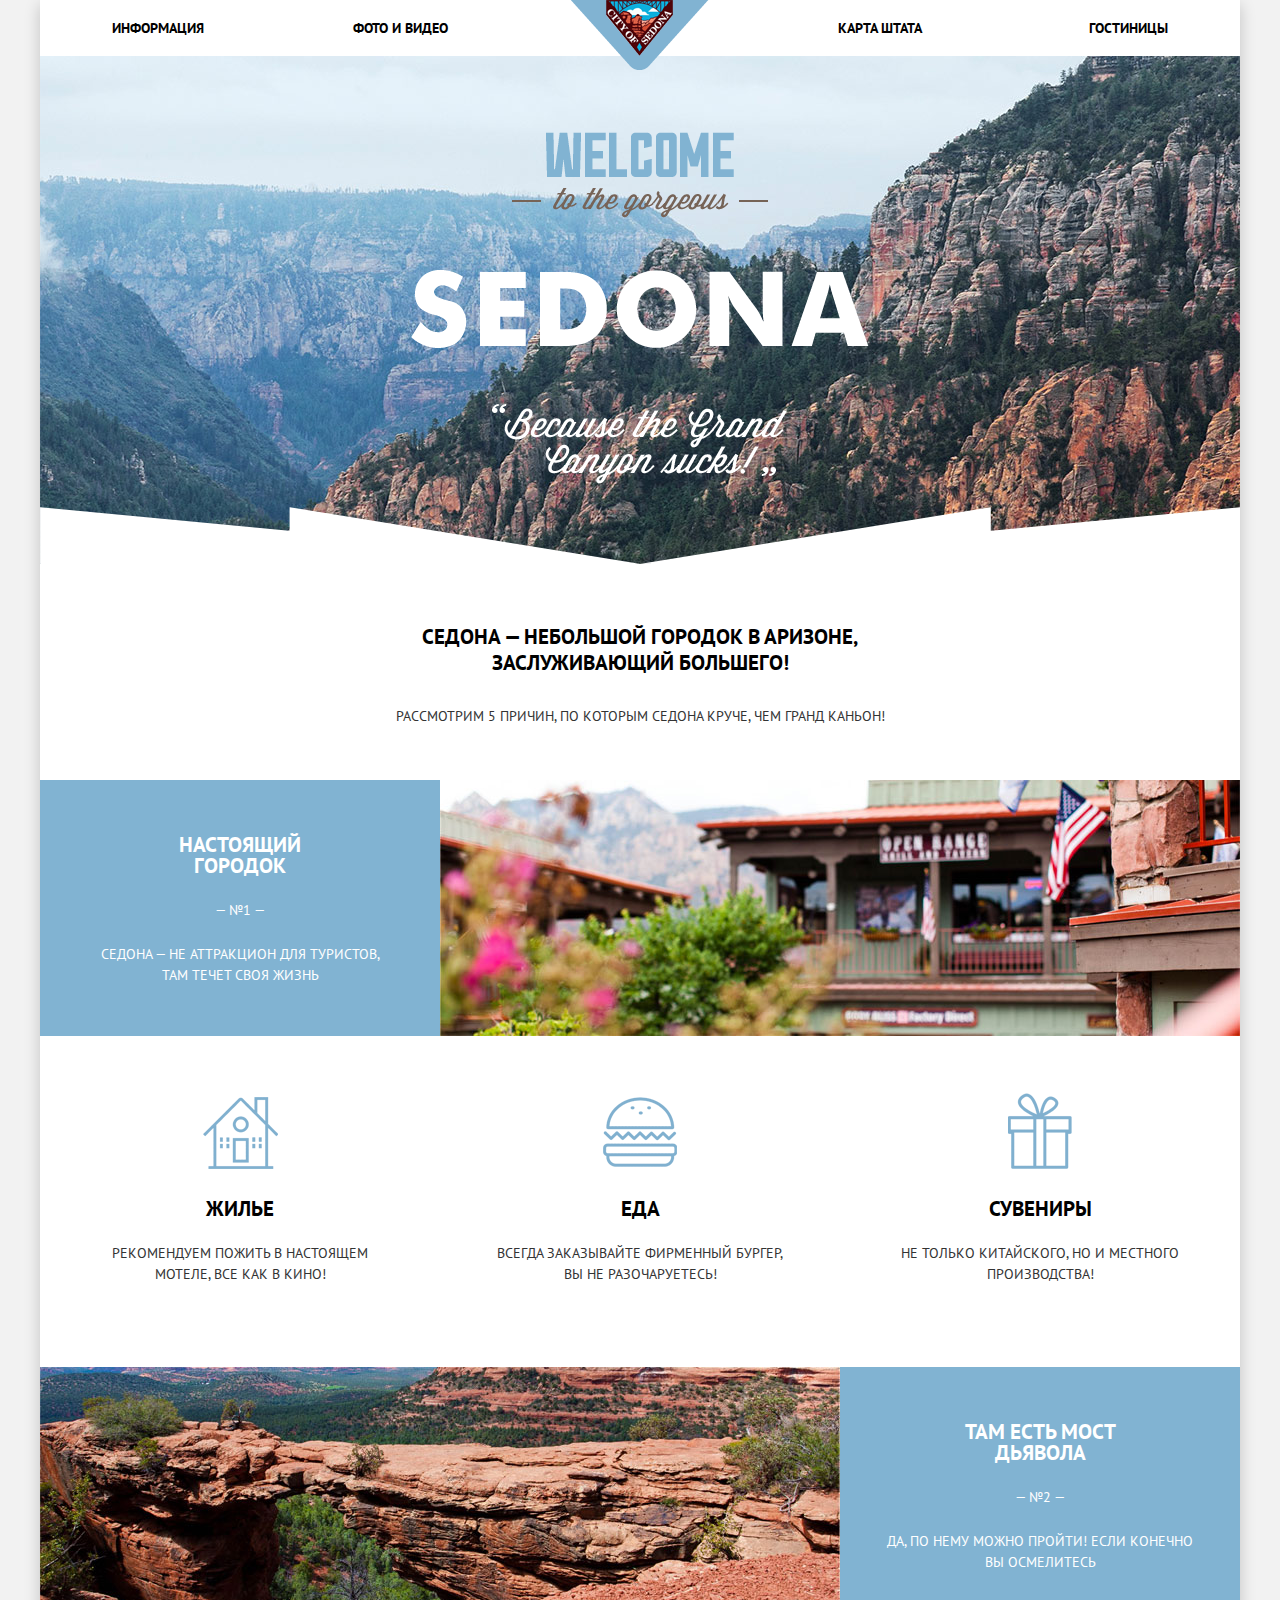
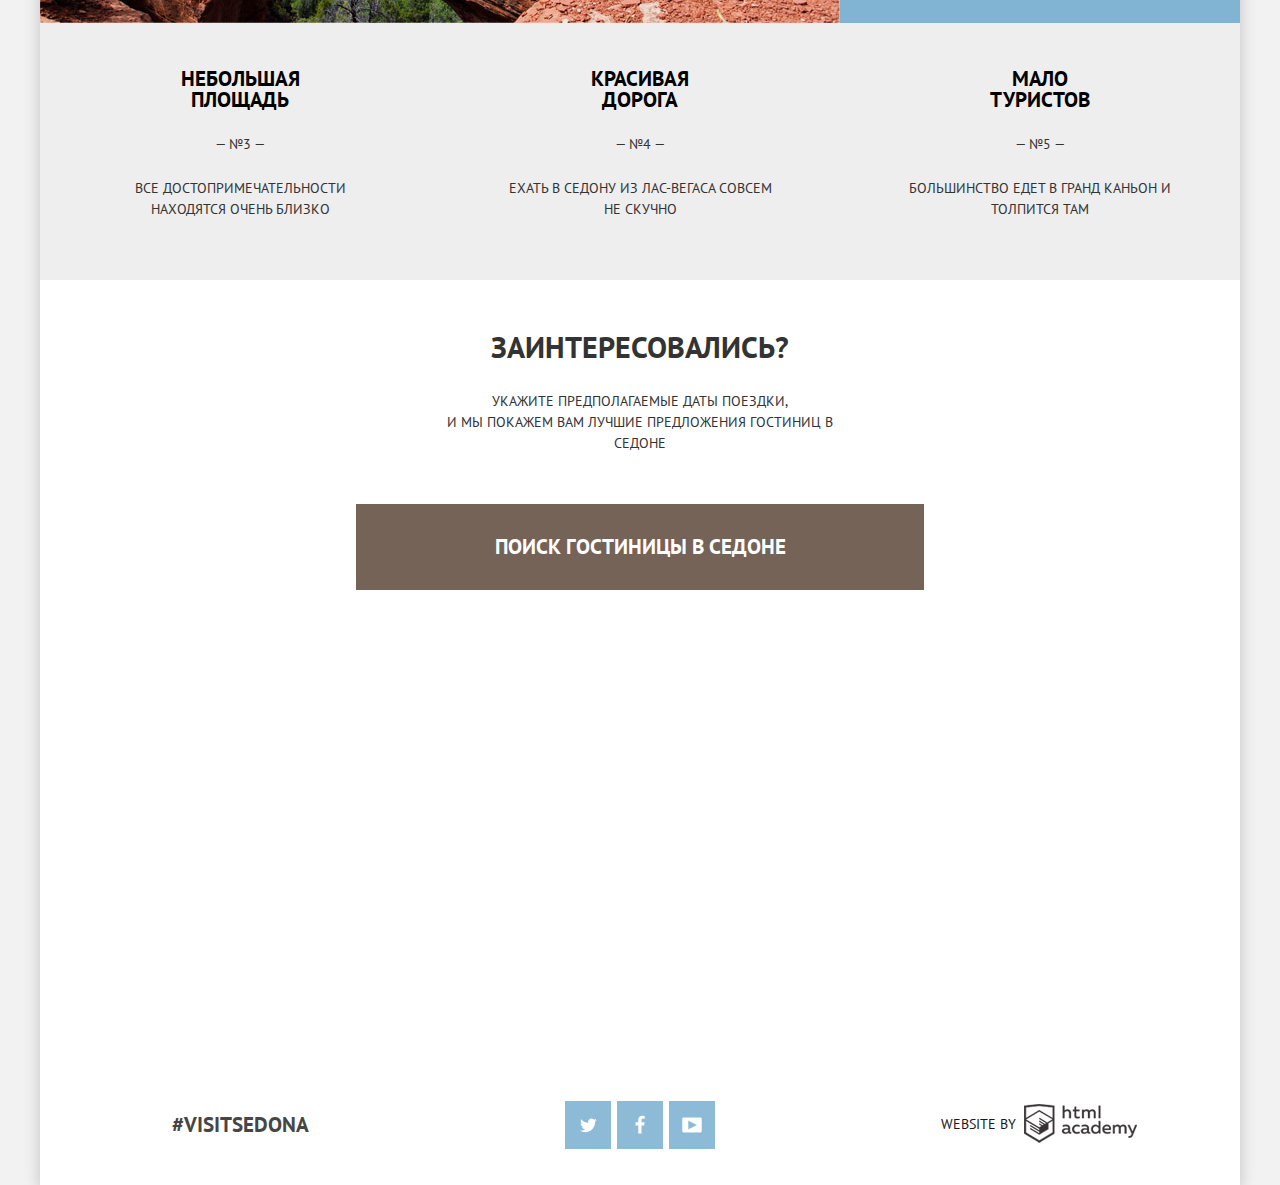
<file: index.html>
<!DOCTYPE html>
<html lang="ru">
  <head>
    <meta charset="utf-8">
    <title>Добро пожаловать в Седону!</title>
    <link href="https://fonts.googleapis.com/css?family=PT+Sans:400,700&amp;subset=cyrillic" rel="stylesheet">
    <link href="css/normalize.css" rel="stylesheet">
    <link href="css/style.min.css" rel="stylesheet">
  </head>
  <body>
    <div class="wrapper">
      <header class="main-header">
        <div class="main-logo">
          <img src="img/logo.png" width="138" height="70" alt="City of Sedona">
        </div>
        <nav class="main-navigation clearfix">
          <ul>
            <li><a href="#">Информация</a></li>
            <li><a href="#">Фото и видео</a></li>
            <li><a href="#">Карта штата</a></li>
            <li><a href="hotels.html">Гостиницы</a></li>
          </ul>
        </nav>
      </header>
      <main>
        <div class="main-big-photo">
          <img src="img/ind-welcome.png" width="188" height="45" alt="Welcome">
          <img src="img/ind-gorgeous.png" width="256" height="30" alt="to the gorgeous">
          <img src="img/ind-sedona.png" width="458" height="78" alt="Sedona">
          <img src="img/ind-canyon-sucks.png" width="296" height="80" alt="Because the Grand Canyon sucks!">
        </div>
        <div class="features-main">
          <h1>Седона — небольшой городок в Аризоне, заслуживающий большего!</h1>
          <p>
            Рассмотрим 5 причин, по которым Седона круче, чем гранд каньон!
          </p>
        </div>
        <div class="features-illustrated text-left clearfix">
          <div class="features-one-third to-left">
            <h2>Настоящий городок</h2>
            <span class="features-num">
              — №1 —
            </span>
            <p>
              Седона — не аттракцион для туристов, там течет своя жизнь
            </p>
          </div>
          <div class="features-two-thirds to-right">
            <img src="img/index-photo-1.jpg" width="800" height="256" alt="Настоящий городок">
          </div>
        </div>
        <div class="features-extra clearfix">
          <div class="features-one-third to-left">
            <h2 class="left">Жилье</h2>
            <p>
              Рекомендуем пожить в настоящем мотеле, все как в кино!
            </p>
          </div>
          <div class="features-one-third to-left">
            <h2 class="middle">Еда</h2>
            <p>
              Всегда заказывайте фирменный бургер, вы не разочаруетесь!
            </p>
          </div>
          <div class="features-one-third to-right">
            <h2 class="right">Сувениры</h2>
            <p>
              Не только китайского, но и местного производства!
            </p>
          </div>
        </div>
        <div class="features-illustrated text-right clearfix">
          <div class="features-two-thirds to-left">
            <img src="img/index-photo-2.jpg" width="800" height="256" alt="Мост дьявола">
          </div>
          <div class="features-one-third to-right">
            <h2>Там есть мост дьявола</h2>
            <span class="features-num">
              — №2 —
            </span>
            <p>
              Да, по нему можно пройти! Если конечно вы осмелитесь
            </p>
          </div>
        </div>
        <div class="features-text clearfix">
          <div class="features-one-third to-left">
            <h2>Небольшая площадь</h2>
            <span class="features-num">
              — №3 —
            </span>
            <p>
              Все достопримечательности находятся очень близко
            </p>
          </div>
          <div class="features-one-third to-left">
            <h2>Красивая дорога</h2>
            <span class="features-num">
              — №4 —
            </span>
            <p>
              Ехать в Седону из Лас-Вегаса совсем не скучно
            </p>
          </div>
          <div class="features-one-third to-right">
            <h2>Мало туристов</h2>
            <span class="features-num">
              — №5 —
            </span>
            <p>
              Большинство едет в Гранд Каньон и толпится там
            </p>
          </div>
        </div>
        <div class="main-hotels">
          <b>Заинтересовались?</b>
          <p>
            Укажите предполагаемые даты поездки, <br>
            и мы покажем вам лучшие предложения гостиниц в Седоне
          </p>
          <a class="btn btn-find btn-brown" href="form.html">Поиск гостиницы в Седоне</a>
          <form class="hotels-form" action="#" method="get">
            <label class="form-date">
              <span class="form-text">Дата заезда:</span>
              <input class="input-arrival" type="text" name="arrival-date" id="arrival-date" value="24 апреля 2016">
              <a class="calendar" href="#"></a>
            </label>
            <label class="form-date">
              <span class="form-text">Дата выезда:</span>
              <input class="input-departure" type="text" name="departure-date" id="departure-date" value="4 июля 2016">
              <a class="calendar" href="#"></a>
            </label>
            <label class="form-adults">
              <span class="form-text">Взрослые:</span>
              <a class="minus" href="#"></a>
              <input class="input-adults" type="text" name="adults" id="adults" value="2">
              <a class="plus" href="#"></a>
            </label>
            <label class="form-children">
              <span class="form-text">Дети:</span>
              <a class="minus" href="#"></a>
              <input class="input-children" type="text" name="children" id="children" value="0">
              <a class="plus" href="#"></a>
            </label>
            <button class="btn btn-search btn-blue" type="submit">Найти</button>
          </form>
        </div>
        <div class="main-map">
          <iframe src="https://www.google.com/maps/embed?pb=!1m18!1m12!1m3!1d705357.8743314437!2d-112.01182628900021!3d34.79015536308968!2m3!1f0!2f0!3f0!3m2!1i1024!2i768!4f13.1!3m3!1m2!1s0x872da132f942b00d%3A0x5548c523fa6c8efd!2z0KHQtdC00L7QvdCwLCDQkNGA0LjQt9C-0L3QsCA4NjMzNiwg0KHQqNCQ!5e0!3m2!1sru!2sru!4v1478937878784" allowfullscreen></iframe>
        </div>
      </main>
      <footer class="footer main-footer container clearfix">
        <div class="footer-hashtag">
          #visitsedona
        </div>
        <div class="footer-social">
          <a class="social-btn social-btn-tw" href="#">Twitter</a>
          <a class="social-btn social-btn-fb" href="#">Facebook</a>
          <a class="social-btn social-btn-yt" href="#">Youtube</a>
        </div>
        <div class="footer-copyright">
          website by
          <a href="https://htmlacademy.ru/">
            html academy
          </a>
        </div>
      </footer>
    </div>
    <script src="js/script.min.js"></script>
  </body>
</html>
</file>
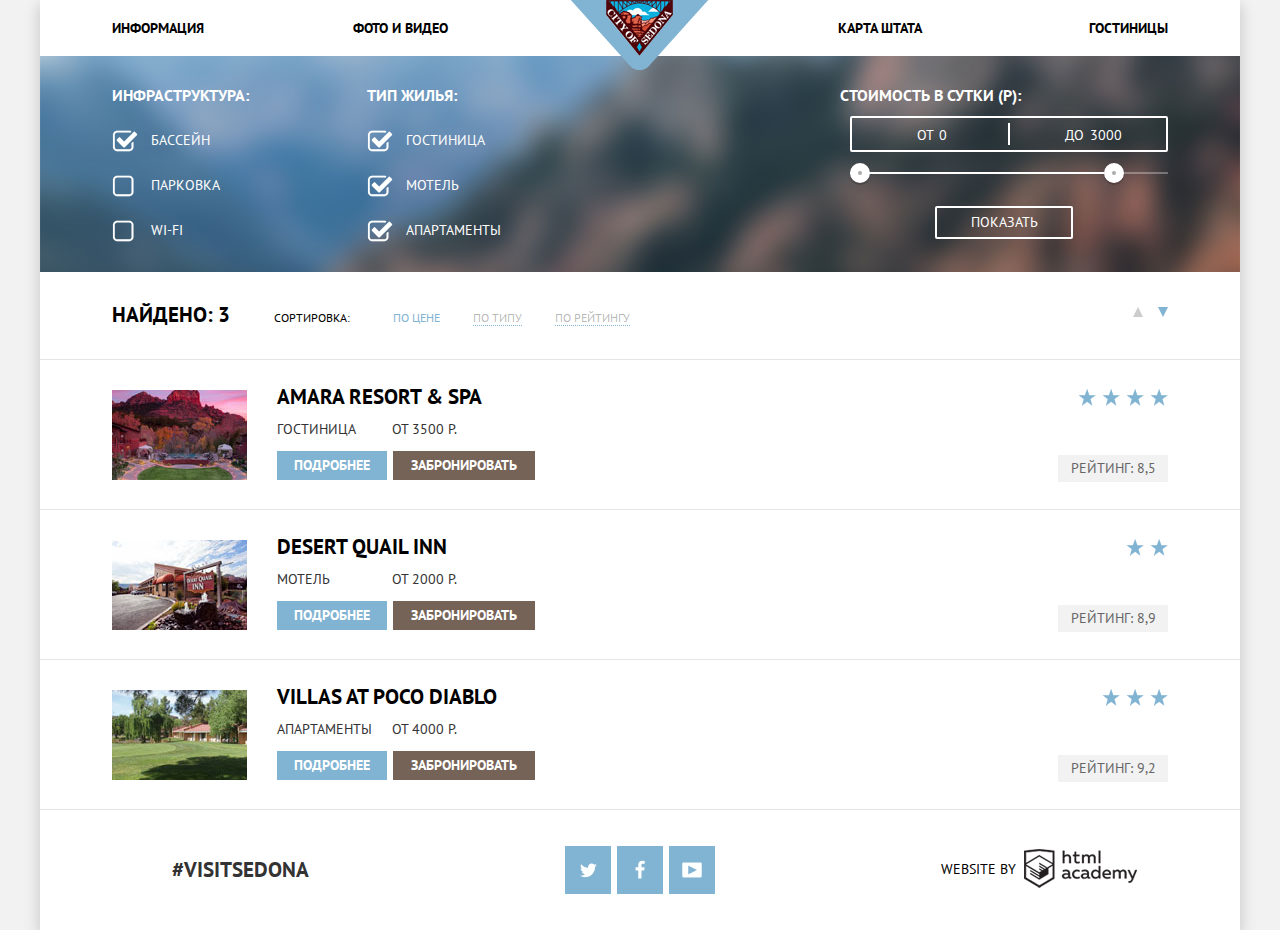
<file: hotels.html>
<!DOCTYPE html>
<html lang="ru">
  <head>
    <meta charset="utf-8">
    <title>Гостиницы в Седоне</title>
    <link href="https://fonts.googleapis.com/css?family=PT+Sans:400,700&amp;subset=cyrillic" rel="stylesheet">
    <link href="css/normalize.css" rel="stylesheet">
    <link href="css/style.min.css" rel="stylesheet">
  </head>
  <body>
    <div class="wrapper">
      <header class="main-header">
        <div class="main-logo">
          <a href="index.html"><img src="img/logo.png" width="138" height="70" alt="City of Sedona"></a>
        </div>
        <nav class="main-navigation clearfix">
          <ul>
            <li><a href="#">Информация</a></li>
            <li><a href="#">Фото и видео</a></li>
            <li><a href="#">Карта штата</a></li>
            <li><a href="#">Гостиницы</a></li>
          </ul>
        </nav>
      </header>
      <main>
        <div class="accomodation-filter container">
          <form class="accomodation-form clearfix" action="#" method="post">
            <fieldset>
              <legend>Инфраструктура:</legend>
              <input type="checkbox" name="pool" id="pool" checked>
              <label for="pool">
                Бассейн
              </label>
              <input type="checkbox" name="parking" id="parking">
              <label for="parking">
                Парковка
              </label>
              <input type="checkbox" name="wifi" id="wifi">
              <label for="wifi">
                Wi-Fi
              </label>
            </fieldset>
            <fieldset>
              <legend>Тип жилья:</legend>
              <input type="checkbox" name="hotel" id="hotel" checked>
              <label for="hotel">
                Гостиница
              </label>
              <input type="checkbox" name="motel" id="motel" checked>
              <label for="motel">
                Мотель
              </label>
              <input type="checkbox" name="apartments" id="apartments" checked>
              <label for="apartments">
                Апартаменты
              </label>
            </fieldset>
            <fieldset class="price-range">
              <legend class="price-range-title">Стоимость в сутки (Р):</legend>
              <div class="price-controls">
                <label class="min-price">от <input type="text" name="min-price" id="min-price" value="0"></label>
                <label class="max-price">до <input type="text" name="max-price" id="max-price" value="3000"></label>
              </div>
              <div class="range-controls">
                <div class="scale">
                  <div class="bar"></div>
                </div>
                <div class="range-toggle range-toggle-min"></div>
                <div class="range-toggle range-toggle-max"></div>
              </div>
              <button class="btn btn-filter" type="submit">Показать</button>
            </fieldset>
          </form>
        </div>
        <div class="result-top container clearfix">
          <div class="result-top-found">
            Найдено: <span class="found-counter">3</span>
          </div>
          <div class="result-top-sort">
            <span class="sort-name">Сортировка:</span>
            <ul class="sort-type">
              <li><a class="active-link" href="#">По цене</a></li>
              <li><a href="#">По типу</a></li>
              <li><a href="#">По рейтингу</a></li>
            </ul>
          </div>
          <div class="result-sort-direction">
            <a class="ascending" href="#">по возрастанию</a>
            <a class="descending active-link" href="#">по убыванию</a>
          </div>
        </div>
        <div class="result-item container clearfix">
          <div class="result-image">
            <img src="img/hotel-photo-1.jpg" width="135" height="90" alt="Amara resort & spa">
          </div>
          <div class="result-content">
            <h2><a class="accomodation-title" href="#">Amara resort & spa</a></h2>
            <div class="accomodation-info">
              <span class="accomodation-type">
                Гостиница
              </span>
              <span class="accomodation-price">
                От 3500 Р.
              </span>
            </div>
            <div class="accomodation-btn">
              <a class="btn btn-more btn-blue" href="#">Подробнее</a>
              <a class="btn btn-book btn-brown" href="#">Забронировать</a>
            </div>
          </div>
          <div class="result-rating">
            <div class="rating-pict">
              <span class="pict-counter">1</span>
              <span class="pict-counter">2</span>
              <span class="pict-counter">3</span>
              <span class="pict-counter">4</span>
            </div>
            <div class="rating-counter">
              Рейтинг: <span class="counter-number">8,5</span>
            </div>
          </div>
        </div>
        <div class="result-item container clearfix">
          <div class="result-image">
            <img src="img/hotel-photo-2.jpg" width="135" height="90" alt="Desert Quail Inn">
          </div>
          <div class="result-content">
            <h2><a class="accomodation-title" href="#">Desert Quail Inn</a></h2>
            <div class="accomodation-info">
              <span class="accomodation-type">
                Мотель
              </span>
              <span class="accomodation-price">
                От 2000 Р.
              </span>
            </div>
            <div class="accomodation-btn">
              <a class="btn btn-more btn-blue" href="#">Подробнее</a>
              <a class="btn btn-book btn-brown" href="#">Забронировать</a>
            </div>
          </div>
          <div class="result-rating">
            <div class="rating-pict">
              <span class="pict-counter">1</span>
              <span class="pict-counter">2</span>
            </div>
            <div class="rating-counter">
              Рейтинг: <span class="counter-number">8,9</span>
            </div>
          </div>
        </div>
        <div class="result-item container clearfix">
          <div class="result-image">
            <img src="img/hotel-photo-3.jpg" width="135" height="90" alt="Villas at Poco Diablo">
          </div>
          <div class="result-content">
            <h2><a class="accomodation-title" href="#">Villas at Poco Diablo</a></h2>
            <div class="accomodation-info">
              <span class="accomodation-type">
                Апартаменты
              </span>
              <span class="accomodation-price">
                От 4000 Р.
              </span>
            </div>
            <div class="accomodation-btn">
              <a class="btn btn-more btn-blue" href="#">Подробнее</a>
              <a class="btn btn-book btn-brown" href="#">Забронировать</a>
            </div>
          </div>
          <div class="result-rating">
            <div class="rating-pict">
              <span class="pict-counter">1</span>
              <span class="pict-counter">2</span>
              <span class="pict-counter">3</span>
            </div>
            <div class="rating-counter">
              Рейтинг: <span class="counter-number">9,2</span>
            </div>
          </div>
        </div>
      </main>
      <footer class="footer container clearfix">
          <div class="footer-hashtag">
            #visitsedona
          </div>
          <div class="footer-social">
            <a class="social-btn social-btn-tw" href="#">Twitter</a>
            <a class="social-btn social-btn-fb" href="#">Facebook</a>
            <a class="social-btn social-btn-yt" href="#">Youtube</a>
          </div>
          <div class="footer-copyright">
            website by
            <a href="https://htmlacademy.ru/">
              html academy
            </a>
          </div>
      </footer>
    </div>
  </body>
</html>
</file>
<file: css/style.min.css>
body{font-weight:400;font-size:14px;line-height:21px;font-family:"PT Sans","Arial",sans-serif;color:#333;text-transform:uppercase;background:#f2f2f2}h1{line-height:26px}h1,h2{font-weight:700;font-size:21px;color:#000}.wrapper{width:1200px;margin:0 auto;background:#fff;box-shadow:0 5px 15px 0 rgba(0,1,1,.2)}.container{padding-right:6%;padding-left:6%}.clearfix::after{content:"";display:table;clear:both}.to-left{float:left}.to-right{float:right}.btn{display:inline-block;box-sizing:border-box;padding:4px 17px;font-weight:700;font-size:14px;line-height:21px;font-family:"PT Sans","Arial",sans-serif;vertical-align:top;text-align:center;color:#fff;text-transform:uppercase;text-decoration:none;border:none;cursor:pointer}.btn-blue{color:#fff;background:#81b3d2}.btn-blue:hover{background:#669ec0}.btn-blue:active{color:rgba(255,255,255,.3);background:#5496bd}.btn-brown{color:#fff;background:#766357}.btn-brown:hover{background:#604e43}.btn-brown:active{color:rgba(255,255,255,.3);background:#503e33}.btn-find,.btn-search{width:568px;padding:30px 0;font-size:21px;line-height:26px}.btn-search{clear:both;width:100%;padding:16px 0}.btn-filter{display:block;width:138px;margin:0 auto;font-weight:400;background-color:transparent;border:2px solid #fff;border-radius:2px}.btn-filter:hover{color:#000;background-color:#fff}.btn-more{width:110px;margin-right:6px}.btn-book{width:142px}.main-header{position:relative}.main-logo{position:absolute;top:0;left:50%;margin-left:-69px}.main-navigation ul{margin:0;padding:0;list-style:none;font-size:0}.main-navigation li{display:block;float:left;width:20%;padding-top:15px;padding-bottom:15px;font-size:14px;line-height:26px;text-align:center}.main-navigation li:nth-child(3){margin-left:20%}.main-navigation li:nth-child(1),.main-navigation li:nth-child(5n-5){width:14%;margin-left:6%;text-align:left}.main-navigation li:nth-child(4),.main-navigation li:nth-child(5n-1){width:14%;margin-right:6%;text-align:right}.main-navigation a{font-weight:700;font-size:14px;line-height:26px;color:#000;text-decoration:none}.main-navigation a:hover{color:#81b3d2}.main-navigation a:active{color:#000;opacity:.3}.main-navigation .active-link{color:#766357}.main-navigation .active-link:hover{color:#604e43}.main-navigation .active-link:active{color:#766357;opacity:.3}.main-big-photo{padding:76px 0 80px;background-color:#bcd0e2;background-image:url(../img/index-big-shape.png),url(../img/index-big-pict.jpg);background-repeat:no-repeat,no-repeat;background-position:bottom center,0 -56px}.main-big-photo img{display:block;margin:0 auto}.main-big-photo img:nth-child(1){width:188px;height:45px;margin-bottom:11px}.main-big-photo img:nth-child(2){width:256px;height:30px;margin-bottom:52px}.main-big-photo img:nth-child(3){width:458px;height:78px;margin-bottom:56px}.main-big-photo img:nth-child(4){width:296px;height:80px}.features-main{width:576px;margin:60px auto 51px;text-align:center}.features-main h1{margin:0 0 27px;font-size:21px;line-height:26px}.features-main p{font-size:14px;line-height:26px}.features-illustrated.text-left{background:-webkit-linear-gradient(left,#81b3d2 400px,#fff 400px);background:linear-gradient(to right,#81b3d2 400px,#fff 400px)}.features-illustrated.text-right{background:-webkit-linear-gradient(right,#81b3d2 400px,#fff 400px);background:linear-gradient(to left,#81b3d2 400px,#fff 400px)}.features-illustrated .features-one-third{box-sizing:border-box;padding:54px 47px 50px;color:#fff}.features-illustrated h2{width:151px;margin:0 auto 24px;font-size:21px;line-height:21px;color:#fff}.features-num{display:block;margin-bottom:23px}.features-extra p,.features-illustrated p{margin:0}.features-one-third{width:400px;text-align:center}.features-two-thirds{width:800px;height:256px}.features-extra{padding-top:162px;padding-bottom:82px}.features-extra .features-one-third{box-sizing:border-box;padding-right:55px;padding-left:55px}.features-extra .left,.features-extra .middle,.features-extra .right{position:relative}.features-extra h2{margin:0 0 24px}.features-extra .left::before,.features-extra .middle::before,.features-extra .right::before{content:"";position:absolute;top:-101px;left:50%;width:75px;height:72px;margin-left:-37px;background:url(../img/sprite.png) no-repeat;background-position:-225px -10px}.features-extra .middle::before,.features-extra .right::before{width:74px;height:70px;background-position:-94px -91px}.features-extra .right::before{top:-105px;width:64px;height:76px;margin-left:-32px;background-position:-10px -133px}.features-text{padding:45px 0 46px;background:#eee}.features-text .features-one-third,.hotels-form input{box-sizing:border-box;padding:0 65px}.features-text h2{width:120px;margin:0 auto 24px}.main-hotels{position:relative;width:568px;margin:0 auto;padding-top:55px;text-align:center}.main-hotels b{display:block;margin-bottom:32px;font-weight:700;font-size:30px;line-height:24px}.main-hotels p{width:440px;margin:0 auto 50px}.hotels-form{position:absolute;display:none;padding:55px;font-weight:700;font-size:14px;line-height:26px;font-family:"PT Sans","Arial",sans-serif;text-align:left;color:#000;text-transform:uppercase;background:#fff}.hotels-form-open{display:block;-webkit-animation-name:form-open;animation-name:form-open;-webkit-animation-duration:.5s;animation-duration:.5s}@-webkit-keyframes form-open{0%{opacity:0}to{opacity:1}}@keyframes form-open{0%{opacity:0}to{opacity:1}}.hotels-form label{position:relative;display:block;float:left;width:100%;margin-bottom:30px;font-family:"PT Sans","Arial",sans-serif}.hotels-form .form-adults,.hotels-form .form-children{width:50%;margin-bottom:54px}.hotels-form .form-children{float:right}.hotels-form .form-text{display:block;float:left;padding-top:6px;padding-bottom:6px}.form-children .form-text{margin-left:50px}.hotels-form input{display:block;float:right;padding:6px 38px 6px 12px;font:inherit;line-height:inherit;text-transform:inherit;background:#f2f2f2;border:none}.hotels-form input:hover{background:#ebebeb}.hotels-form input:focus{padding:4px 36px 4px 10px;background:#fff;border:2px solid #e5e5e5}.hotels-form .input-arrival,.hotels-form .input-departure{width:346px}.hotels-form .input-adults{margin-right:3px}.hotels-form .input-adults,.hotels-form .input-children{width:114px;padding:6px 38px;text-align:center}.hotels-form .input-adults:focus,.hotels-form .input-children:focus{padding:4px 36px}.form-date .calendar{content:"";position:absolute;top:50%;right:9px;width:22px;height:22px;margin-top:-11px;font-size:0;background:url(../img/sprite.png) no-repeat;background-position:-10px -10px}.form-date .calendar:hover{background-position:-92px -10px}.form-date .calendar:active{background-position:-51px -10px}.form-adults .minus,.form-adults .plus,.form-children .minus,.form-children .plus{content:"";position:absolute;top:0;right:79px;width:38px;height:38px;font-size:0;background:url(../img/sprite.png) no-repeat;background-position:3px -84px}.form-adults .plus,.form-children .minus,.form-children .plus{right:76px}.form-adults .minus:hover,.form-children .minus:hover{background-position:-175px -84px}.form-adults .minus:active,.form-children .minus:active{background-position:-29px -84px}.form-adults .plus,.form-children .plus{right:3px;background-position:-206px -89px}.form-children .plus{right:0}.form-adults .plus:hover,.form-children .plus:hover{background-position:-268px -89px}.form-adults .plus:active,.form-children .plus:active{background-position:-237px -89px}.main-map{width:1200px;height:593px;overflow:hidden}.main-map iframe{width:1200px;height:653px;border:0}.accomodation-filter{padding-top:29px;padding-bottom:7px;background:#4178a3 url(../img/filter-bg.jpg) no-repeat;background-position:0 -56px}.accomodation-form fieldset{float:left;width:255px;margin:0;padding:0;border:none}.accomodation-form .price-range{float:right;width:328px;color:#fff}.accomodation-form legend{margin-bottom:24px;font-weight:700;font-size:16px;line-height:21px;color:#fff}.accomodation-form input[type=checkbox]{display:none}input[type=checkbox]+label{position:relative;display:block;margin-bottom:24px;padding-left:39px;font-size:14px;line-height:21px;color:#fff;cursor:pointer}input[type=checkbox]+label::before{content:"";position:absolute;top:0;left:0;width:26px;height:22px;background:url(../img/sprite.png) no-repeat;background-position:-10px -52px}input[type=checkbox]:checked+label::before{background-position:-133px -10px}input[type=checkbox]:disabled+label::before{background-position:-52px -52px}input[type=checkbox]:checked:disabled+label::before{background-position:-179px -10px}.accomodation-form .price-range-title{display:block;margin-bottom:10px;text-align:left}.price-controls,.range-controls{position:relative;margin-left:10px}.price-controls{height:32px;font-size:0;border:2px solid #fff;border-radius:2px;margin-bottom:20px}.price-controls::after{content:"";position:absolute;top:50%;left:50%;width:2px;height:22px;background:#fff;-webkit-transform:translate(-50%,-50%);transform:translate(-50%,-50%)}.price-controls label{display:inline-block;font-size:14px;line-height:32px;vertical-align:top;cursor:pointer}.price-controls .min-price{width:90px;padding-left:65px}.price-controls .max-price{width:90px;padding-left:58px}.price-controls input{width:50px;margin:0;font:inherit;color:inherit;background:0 0;border:none}.range-controls{margin-bottom:32px}.range-controls .scale{height:2px;background:rgba(255,255,255,.3)}.range-controls .bar{width:80%;height:2px;background:#fff}.range-toggle{position:absolute;top:-9px;width:4px;height:4px;background:#ababab;border:8px solid #fff;border-radius:50%;box-shadow:0 2px 1px 0 rgba(0,1,1,.2);cursor:pointer}.range-toggle-min{left:0}.range-toggle-max{left:80%}.range-toggle:hover{background:#1c4f80}.result-top{padding-top:30px;padding-bottom:23px;border-bottom:1px solid #e5e5e5}.result-top-found{float:left;width:162px;font-weight:700;font-size:21px;line-height:26px;color:#000}.result-top-sort{float:left;width:700px;padding:7px 0 5px;font-weight:400;font-size:12px;line-height:18px}.result-sort-direction{float:right;width:50px;font-size:0;text-align:right}.result-top-sort .sort-name{margin-right:40px;color:#000}.result-top-sort ul{display:inline-block;margin:0;padding:0;list-style:none;font-size:0;vertical-align:top}.result-top-sort li{display:inline-block;margin-right:33px;vertical-align:top}.result-top-sort li:last-child{margin-right:0}.result-top-sort a{font-size:12px;line-height:18px;color:rgba(0,0,0,.3);text-decoration:none;border-bottom:1px dotted #81b3d2}.result-top-sort a:hover:not(.active-link){color:#81b3d2}.result-top-sort a:active:not(.active-link){color:#000;border-bottom:none}.result-top-sort .active-link{color:#81b3d2;border-bottom:none}.result-sort-direction .ascending,.result-sort-direction .descending{position:relative}.result-sort-direction .ascending::before{content:"";position:absolute;top:-10px;right:25px;width:0;height:0;font-size:0;border:5px solid transparent;border-bottom:10px solid #ccc}.result-sort-direction .ascending:hover:not(.active-link)::before{border-bottom-color:#000}.result-sort-direction .ascending:active:not(.active-link)::before{border-bottom-color:#81b3d2}.ascending.active-link::before{border-bottom-color:#81b3d2}.result-sort-direction .descending::before{content:"";position:absolute;top:-5px;right:0;width:0;height:0;font-size:0;border:5px solid transparent;border-top:10px solid #ccc}.descending.active-link::before{border-top-color:#81b3d2}.result-sort-direction .descending:hover:not(.active-link)::before{border-top-color:#000}.result-sort-direction .descending:active:not(.active-link)::before{border-top-color:#81b3d2}.result-item{padding-top:30px;padding-bottom:27px;border-bottom:1px solid #e5e5e5}.result-image{float:left;width:135px;height:90px;margin-right:30px}.result-content{float:left;width:760px}.result-content h2{margin:-6px 0 9px;line-height:26px}.result-content .accomodation-title{color:#000;text-decoration:none}.result-content .accomodation-title:hover{color:#81b3d2}.result-content .accomodation-title:active{color:#000;opacity:.3}.accomodation-info{margin-bottom:11px;font-size:0}.accomodation-price,.accomodation-type{display:inline-block;font-size:14px;line-height:21px;vertical-align:top}.accomodation-type{margin-right:5px;width:110px}.accomodation-price{width:142px}.accomodation-btn{font-size:0}.result-rating{float:right;width:120px;font-size:0;text-align:right}.rating-pict{margin-bottom:39px;font-size:14px}.pict-counter{position:relative;margin-left:20px;font-size:0}.pict-counter::before{content:"";position:absolute;top:-16px;right:0;width:18px;height:17px;background:url(../img/sprite.png) no-repeat;background-position:-188px -133px}.rating-counter{display:inline-block;width:110px;padding:3px 0;font-size:14px;vertical-align:top;text-align:center;color:#666;background:#f2f2f2}.footer{padding-top:36px;padding-bottom:36px;background-color:#fff}.main-footer{margin-top:-118px;opacity:.9}.footer-hashtag{float:left;box-sizing:border-box;width:240px;margin-right:88px;padding:11px 0 11px 60px;font-weight:700;font-size:21px;line-height:26px}.footer-social{float:left;width:400px;font-size:0;text-align:center}.social-btn{display:inline-block;width:46px;height:48px;margin:0 3px;font-size:0;vertical-align:top;text-decoration:none;background:#81b3d2 url(../img/sprite.png) no-repeat}.social-btn-tw{background-position:-211px -116px}.social-btn-fb{background-position:-76px -38px}.social-btn-yt{background-position:-213px -152px}.social-btn:hover{background-color:#669ec0}.social-btn:active{background-color:#5496bd}.social-btn-tw:active{background-position:-248px -116px}.social-btn-fb:active{background-position:-106px -38px}.social-btn-yt:active{background-position:-253px -152px}.footer-copyright{position:relative;float:right;width:227px;padding:10px 0 10px 13px;font-size:14px;line-height:26px;color:#000}.footer-copyright a{content:"";position:absolute;top:50%;right:31px;width:113px;height:39px;margin-top:-20px;font-size:0;background:url(../img/html-academy.png) no-repeat}.footer-copyright a:hover{background:url(../img/html-academy-hvr.png) no-repeat}.footer-copyright a:active{background:url(../img/html-academy-down.png) no-repeat}
</file>
